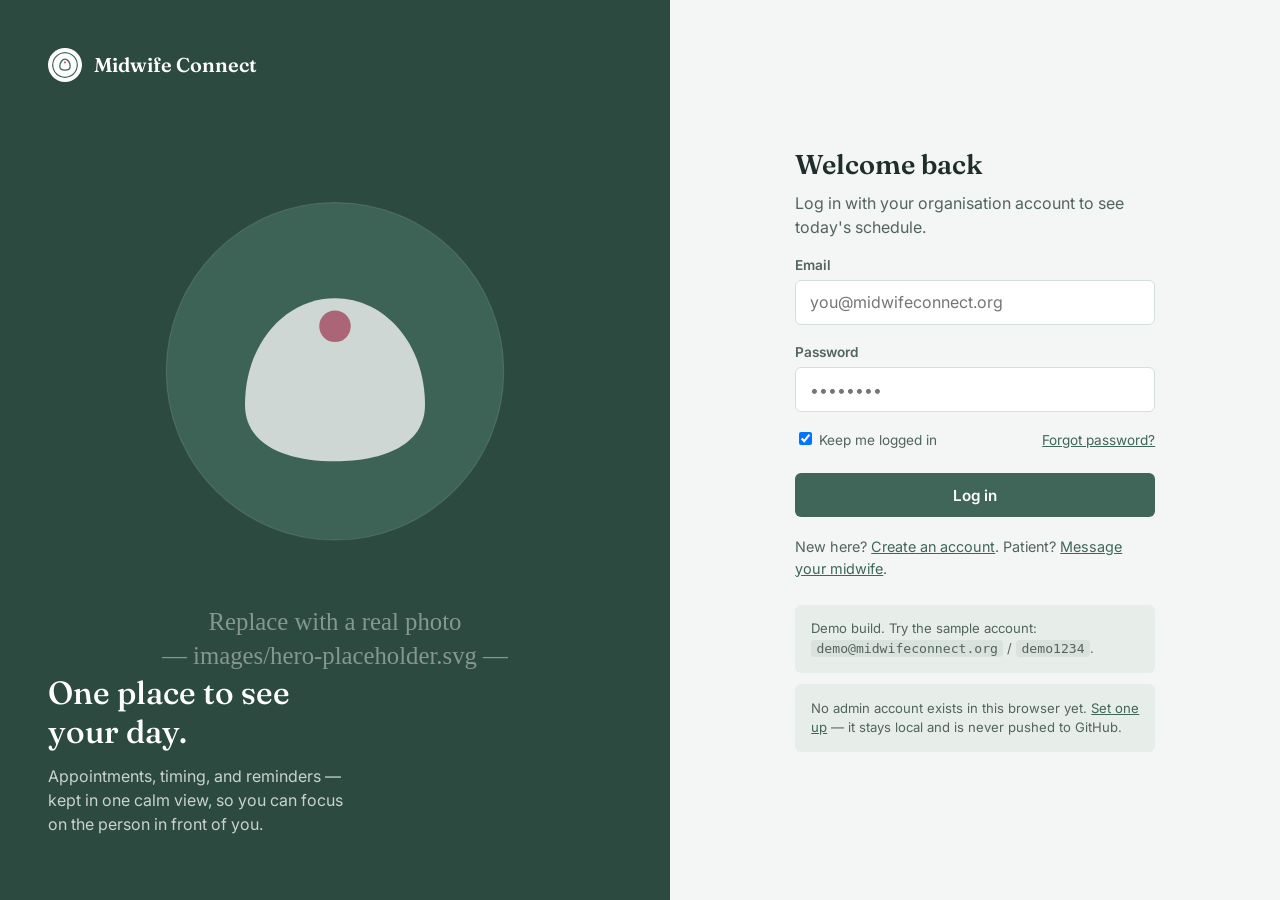
<file: index.html>
<!DOCTYPE html>
<html lang="en">
<head>
<meta charset="UTF-8">
<meta name="viewport" content="width=device-width, initial-scale=1.0">
<title>Midwife Connect — Log in</title>
<link rel="stylesheet" href="css/styles.css">
<link rel="preconnect" href="https://fonts.googleapis.com">
<link href="https://fonts.googleapis.com/css2?family=Fraunces:wght@500;600&family=Inter:wght@400;500;600&display=swap" rel="stylesheet">
</head>
<body>

<div class="login-page">

  <div class="login-brand">
    <img class="hero" src="images/hero-placeholder.svg" alt="">
    <div class="login-brand-content">
      <div class="login-brand-mark">
        <img src="images/logo.svg" alt="" width="34" height="34">
        Midwife Connect
      </div>
    </div>
    <div class="login-brand-quote">
      <h2>One place to see your day.</h2>
      <p>Appointments, timing, and reminders — kept in one calm view, so you can focus on the person in front of you.</p>
    </div>
  </div>

  <div class="login-form-panel">
    <div class="login-form-wrap">
      <h1>Welcome back</h1>
      <p>Log in with your organisation account to see today's schedule.</p>

      <div class="login-error" id="verifiedNotice" style="background:var(--color-ok-bg); color:var(--color-primary-dark);">Your email is verified — you can log in now.</div>
      <div class="login-error" id="loginError">That email and password don't match our records, or the account isn't verified yet.</div>

      <form id="loginForm" novalidate>
        <div class="field">
          <label for="email">Email</label>
          <input type="email" id="email" name="email" placeholder="you@midwifeconnect.org" autocomplete="username" required>
        </div>
        <div class="field">
          <label for="password">Password</label>
          <input type="password" id="password" name="password" placeholder="••••••••" autocomplete="current-password" required>
        </div>
        <div class="field-row">
          <label><input type="checkbox" id="remember" checked> Keep me logged in</label>
          <a href="#">Forgot password?</a>
        </div>
        <button type="submit" class="btn btn-primary btn-block">Log in</button>
      </form>

      <p style="margin-top:1.2rem; font-size:0.9rem;">New here? <a href="signup.html">Create an account</a>. Patient? <a href="contact.html">Message your midwife</a>.</p>

      <div class="demo-hint">
        Demo build. Try the sample account: <code>demo@midwifeconnect.org</code> / <code>demo1234</code>.
      </div>

      <div class="demo-hint" id="adminSetupHint" style="display:none; margin-top:0.7rem;">
        No admin account exists in this browser yet. <a href="admin-setup.html">Set one up</a> — it stays local and is never pushed to GitHub.
      </div>
    </div>
  </div>

</div>

<script src="js/auth.js"></script>
<script src="js/login.js"></script>
</body>
</html>
</file>
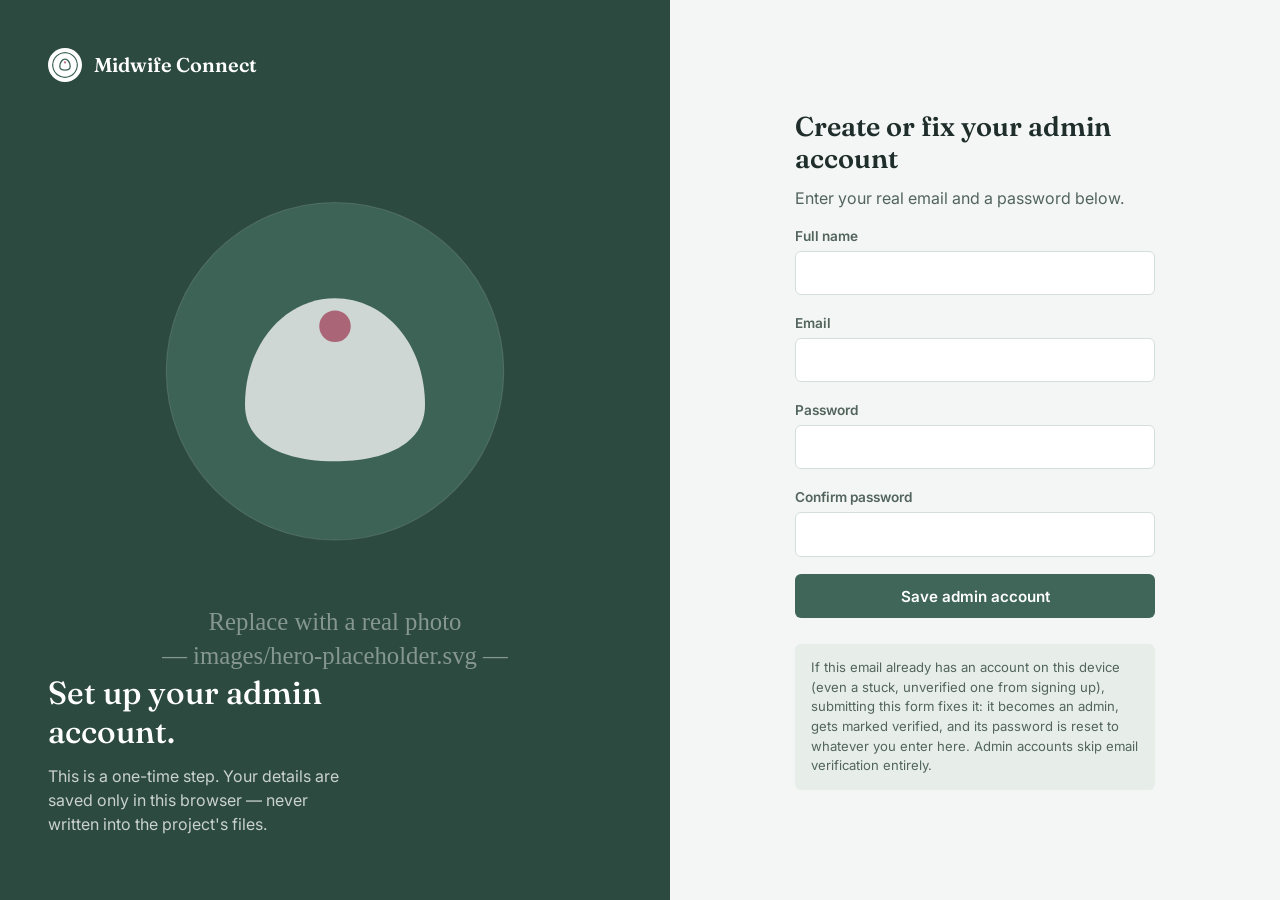
<file: admin-setup.html>
<!DOCTYPE html>
<html lang="en">
<head>
<meta charset="UTF-8">
<meta name="viewport" content="width=device-width, initial-scale=1.0">
<title>Midwife Connect — Set up admin account</title>
<link rel="stylesheet" href="css/styles.css">
<link rel="preconnect" href="https://fonts.googleapis.com">
<link href="https://fonts.googleapis.com/css2?family=Fraunces:wght@500;600&family=Inter:wght@400;500;600&display=swap" rel="stylesheet">
</head>
<body>

<div class="login-page">

  <div class="login-brand">
    <img class="hero" src="images/hero-placeholder.svg" alt="">
    <div class="login-brand-content">
      <div class="login-brand-mark">
        <img src="images/logo.svg" alt="" width="34" height="34">
        Midwife Connect
      </div>
    </div>
    <div class="login-brand-quote">
      <h2>Set up your admin account.</h2>
      <p>This is a one-time step. Your details are saved only in this browser — never written into the project's files.</p>
    </div>
  </div>

  <div class="login-form-panel">
    <div class="login-form-wrap">

      <h1>Create or fix your admin account</h1>
      <p>Enter your real email and a password below.</p>

      <div class="demo-hint" id="existingAdminNotice" style="display:none;">
        An admin already exists on this device. That's fine — submitting this form with your email will either add another admin, or fix the account below if it already exists but isn't working.
      </div>

      <div class="login-error" id="setupError">Please fill in every field.</div>

      <form id="adminSetupForm" novalidate>
        <div class="field">
          <label for="name">Full name</label>
          <input type="text" id="name" required>
        </div>
        <div class="field">
          <label for="email">Email</label>
          <input type="email" id="email" required>
        </div>
        <div class="field">
          <label for="password">Password</label>
          <input type="password" id="password" required minlength="6">
        </div>
        <div class="field">
          <label for="confirmPassword">Confirm password</label>
          <input type="password" id="confirmPassword" required minlength="6">
        </div>
        <button type="submit" class="btn btn-primary btn-block">Save admin account</button>
      </form>

      <div class="demo-hint">
        If this email already has an account on this device (even a stuck, unverified one from signing up), submitting this form fixes it: it becomes an admin, gets marked verified, and its password is reset to whatever you enter here. Admin accounts skip email verification entirely.
      </div>
    </div>
  </div>

</div>

<script src="js/auth.js"></script>
<script src="js/admin-setup.js"></script>
</body>
</html>
</file>
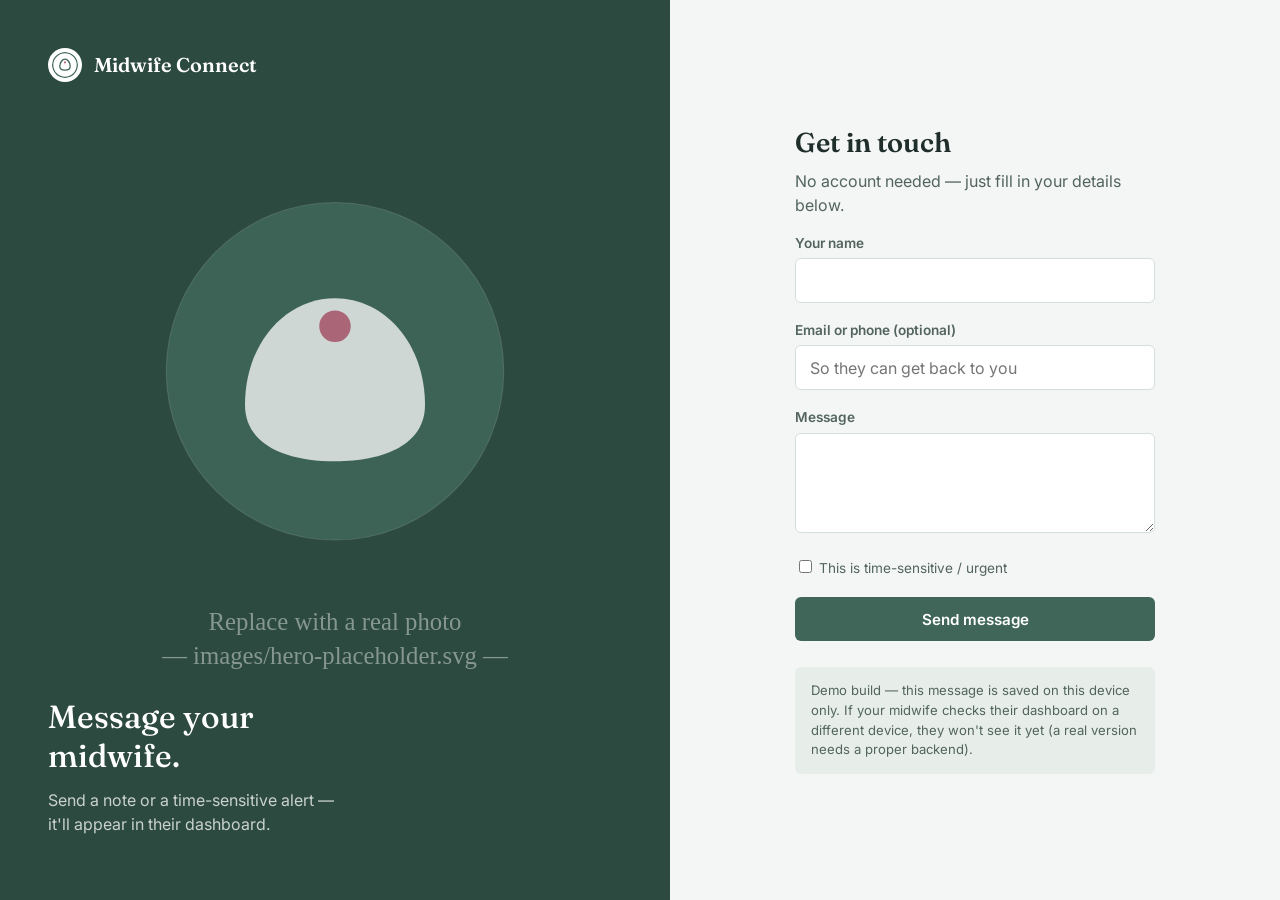
<file: contact.html>
<!DOCTYPE html>
<html lang="en">
<head>
<meta charset="UTF-8">
<meta name="viewport" content="width=device-width, initial-scale=1.0">
<title>Midwife Connect — Message your midwife</title>
<link rel="stylesheet" href="css/styles.css">
<link rel="preconnect" href="https://fonts.googleapis.com">
<link href="https://fonts.googleapis.com/css2?family=Fraunces:wght@500;600&family=Inter:wght@400;500;600&display=swap" rel="stylesheet">
</head>
<body>

<div class="login-page">

  <div class="login-brand">
    <img class="hero" src="images/hero-placeholder.svg" alt="">
    <div class="login-brand-content">
      <div class="login-brand-mark">
        <img src="images/logo.svg" alt="" width="34" height="34">
        Midwife Connect
      </div>
    </div>
    <div class="login-brand-quote">
      <h2>Message your midwife.</h2>
      <p>Send a note or a time-sensitive alert — it'll appear in their dashboard.</p>
    </div>
  </div>

  <div class="login-form-panel">
    <div class="login-form-wrap">

      <div id="sentNotice" style="display:none;">
        <h1>Message sent</h1>
        <p>Your midwife will see this in their dashboard.</p>
        <a class="btn btn-primary btn-block" href="contact.html">Send another message</a>
      </div>

      <form id="contactForm" novalidate>
        <h1>Get in touch</h1>
        <p>No account needed — just fill in your details below.</p>

        <div class="login-error" id="contactError">Please enter your name and a message.</div>

        <div class="field">
          <label for="patientName">Your name</label>
          <input type="text" id="patientName" required>
        </div>
        <div class="field">
          <label for="contactInfo">Email or phone (optional)</label>
          <input type="text" id="contactInfo" placeholder="So they can get back to you">
        </div>
        <div class="field">
          <label for="messageBody">Message</label>
          <textarea id="messageBody" rows="5" required style="width:100%; padding:0.7em 0.85em; border:1px solid var(--color-border); border-radius:var(--radius-s); font-family:inherit; resize:vertical;"></textarea>
        </div>
        <div class="field-row" style="margin-bottom:1.2rem;">
          <label><input type="checkbox" id="urgentCheck"> This is time-sensitive / urgent</label>
        </div>
        <button type="submit" class="btn btn-primary btn-block">Send message</button>
      </form>

      <div class="demo-hint">
        Demo build — this message is saved on this device only. If your midwife checks their dashboard on a different device, they won't see it yet (a real version needs a proper backend).
      </div>
    </div>
  </div>

</div>

<script src="js/auth.js"></script>
<script>
  const form = document.getElementById("contactForm");
  const errorBox = document.getElementById("contactError");

  form.addEventListener("submit", (event) => {
    event.preventDefault();

    const patientName = document.getElementById("patientName").value.trim();
    const contact = document.getElementById("contactInfo").value.trim();
    const body = document.getElementById("messageBody").value.trim();
    const urgent = document.getElementById("urgentCheck").checked;

    if (!patientName || !body) {
      errorBox.classList.add("visible");
      return;
    }

    addMessage({ patientName, contact, urgent, body });

    document.getElementById("sentNotice").style.display = "block";
    form.style.display = "none";
  });
</script>
</body>
</html>
</file>
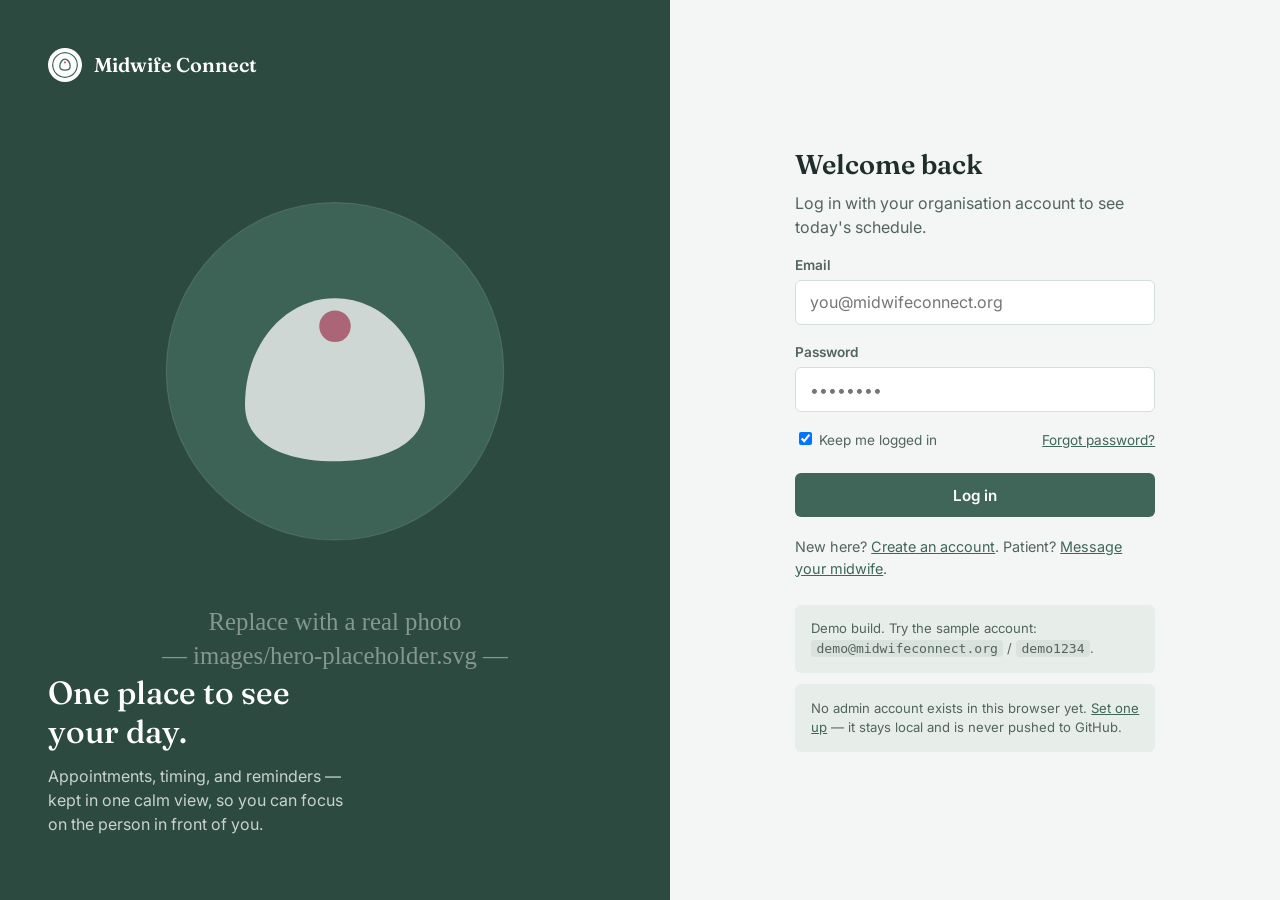
<file: dashboard.html>
<!DOCTYPE html>
<html lang="en">
<head>
<meta charset="UTF-8">
<meta name="viewport" content="width=device-width, initial-scale=1.0">
<title>Midwife Connect — Dashboard</title>
<link rel="stylesheet" href="css/styles.css">
<link rel="preconnect" href="https://fonts.googleapis.com">
<link href="https://fonts.googleapis.com/css2?family=Fraunces:wght@500;600&family=Inter:wght@400;500;600&display=swap" rel="stylesheet">
</head>
<body>

<div class="app-shell">

  <!-- ============================= SIDEBAR ============================= -->
  <aside class="sidebar">
    <div class="sidebar-brand">
      <img src="images/logo.svg" alt="" width="30" height="30">
      Midwife Connect
    </div>

    <ul class="nav-group">
      <li class="nav-group-label">Today</li>
      <li><button class="nav-link active" data-view="overview">
        <svg width="18" height="18" viewBox="0 0 24 24" fill="none" stroke="currentColor" stroke-width="2"><rect x="3" y="4" width="18" height="17" rx="2"/><path d="M3 9h18M8 2v4M16 2v4"/></svg>
        Overview
      </button></li>
      <li><button class="nav-link" data-view="appointments">
        <svg width="18" height="18" viewBox="0 0 24 24" fill="none" stroke="currentColor" stroke-width="2"><circle cx="12" cy="12" r="9"/><path d="M12 7v5l3 3"/></svg>
        Appointments
      </button></li>
      <li><button class="nav-link" data-view="reminders">
        <svg width="18" height="18" viewBox="0 0 24 24" fill="none" stroke="currentColor" stroke-width="2"><path d="M18 8a6 6 0 0 0-12 0c0 7-3 9-3 9h18s-3-2-3-9"/><path d="M13.7 21a2 2 0 0 1-3.4 0"/></svg>
        Reminders
      </button></li>
      <li><button class="nav-link" data-view="chat">
        <svg width="18" height="18" viewBox="0 0 24 24" fill="none" stroke="currentColor" stroke-width="2"><path d="M21 11.5a8.38 8.38 0 0 1-.9 3.8 8.5 8.5 0 0 1-7.6 4.7 8.38 8.38 0 0 1-3.8-.9L3 21l1.9-5.7a8.38 8.38 0 0 1-.9-3.8 8.5 8.5 0 0 1 4.7-7.6 8.38 8.38 0 0 1 3.8-.9h.5a8.48 8.48 0 0 1 8 8v.5z"/></svg>
        Chat
      </button></li>
    </ul>

    <ul class="nav-group">
      <li class="nav-group-label">Organisation</li>
      <li><button class="nav-link" data-view="patients">
        <svg width="18" height="18" viewBox="0 0 24 24" fill="none" stroke="currentColor" stroke-width="2"><path d="M17 21v-2a4 4 0 0 0-4-4H5a4 4 0 0 0-4 4v2"/><circle cx="9" cy="7" r="4"/><path d="M23 21v-2a4 4 0 0 0-3-3.87M16 3.13a4 4 0 0 1 0 7.75"/></svg>
        Patients
      </button></li>
      <li><button class="nav-link" data-view="settings">
        <svg width="18" height="18" viewBox="0 0 24 24" fill="none" stroke="currentColor" stroke-width="2"><circle cx="12" cy="12" r="3"/><path d="M19.4 15a1.7 1.7 0 0 0 .34 1.87l.06.06a2 2 0 1 1-2.83 2.83l-.06-.06a1.7 1.7 0 0 0-1.87-.34 1.7 1.7 0 0 0-1 1.55V21a2 2 0 0 1-4 0v-.09A1.7 1.7 0 0 0 9 19.36a1.7 1.7 0 0 0-1.87.34l-.06.06a2 2 0 1 1-2.83-2.83l.06-.06A1.7 1.7 0 0 0 4.64 15a1.7 1.7 0 0 0-1.55-1H3a2 2 0 0 1 0-4h.09A1.7 1.7 0 0 0 4.64 9a1.7 1.7 0 0 0-.34-1.87l-.06-.06A2 2 0 1 1 7.07 4.24l.06.06A1.7 1.7 0 0 0 9 4.64a1.7 1.7 0 0 0 1-1.55V3a2 2 0 0 1 4 0v.09a1.7 1.7 0 0 0 1 1.55 1.7 1.7 0 0 0 1.87-.34l.06-.06a2 2 0 1 1 2.83 2.83l-.06.06A1.7 1.7 0 0 0 19.36 9c.11.31.29.6.53.83.24.24.53.42.84.53H21a2 2 0 0 1 0 4h-.09a1.7 1.7 0 0 0-1.51 1.64z"/></svg>
        Settings
      </button></li>
      <li id="adminNavItem" style="display:none;"><button class="nav-link" data-view="admin">
        <svg width="18" height="18" viewBox="0 0 24 24" fill="none" stroke="currentColor" stroke-width="2"><path d="M12 2 3 6v6c0 5 4 9 9 10 5-1 9-5 9-10V6l-9-4Z"/><path d="m9 12 2 2 4-4"/></svg>
        Admin panel
      </button></li>
    </ul>

    <div class="sidebar-footer">
      <button class="nav-link mail-toggle-btn" id="mailToggleBtn" style="margin-bottom:0.8rem;">
        <svg width="18" height="18" viewBox="0 0 24 24" fill="none" stroke="currentColor" stroke-width="2"><rect x="2" y="4" width="20" height="16" rx="2"/><path d="m22 6-10 7L2 6"/></svg>
        Mail
      </button>
      <div class="sidebar-user">
        <img src="images/avatar-placeholder.svg" alt="" id="sidebarAvatar">
        <div>
          <div class="sidebar-user-name" id="sidebarName">—</div>
          <div class="sidebar-user-role" id="sidebarRole">—</div>
        </div>
      </div>
      <button class="btn btn-ghost btn-block" id="logoutBtn">Log out</button>
    </div>
  </aside>

  <!-- ============================== MAIN ============================== -->
  <main class="main">

    <!-- ---------- OVERVIEW ---------- -->
    <section class="view active" id="view-overview">
      <div class="main-header">
        <div>
          <h1 id="greetingHeading">Good morning</h1>
          <p>Here's how today is shaping up.</p>
        </div>
      </div>

      <div class="stat-grid">
        <div class="stat-card">
          <div class="stat-value" id="statTotal">–</div>
          <div class="stat-label">Appointments today</div>
        </div>
        <div class="stat-card">
          <div class="stat-value" id="statRemaining">–</div>
          <div class="stat-label">Remaining</div>
        </div>
        <div class="stat-card">
          <div class="stat-value" id="statOver">–</div>
          <div class="stat-label" id="statOverLabel">Running over schedule</div>
        </div>
      </div>

      <div class="dash-grid">
        <div class="card">
          <h3>Today's schedule</h3>
          <ul class="schedule-list" id="overviewScheduleList">
            <!-- filled in by dashboard.js -->
          </ul>
          <div id="overviewScheduleEmpty" class="alert-meta" style="display:none; padding:0.8rem 0;">No appointments yet — add one from the Appointments page.</div>
        </div>

        <div class="card timer-widget">
          <div class="timer-label" id="timerLabel">Current appointment</div>
          <div class="timer-patient" id="timerPatient">—</div>
          <div class="timer-display" id="timerDisplay">--:--</div>
          <div class="timer-progress-track">
            <div class="timer-progress-fill" id="timerFill"></div>
          </div>
          <div class="timer-sub" id="timerSub">—</div>

          <div id="editTimerForm" style="display:none; text-align:left; margin-top:1rem; padding-top:1rem; border-top:1px dashed var(--color-border);">
            <div class="form-row">
              <label for="editTimerDuration">Duration (minutes)</label>
              <input type="number" id="editTimerDuration" min="1" style="max-width:120px;">
            </div>
            <div class="form-row">
              <label for="editTimerStart">Start time</label>
              <input type="time" id="editTimerStart" style="max-width:140px;">
            </div>
            <button class="btn btn-primary" id="saveTimerEditBtn">Save</button>
            <button class="btn btn-ghost" id="cancelTimerEditBtn">Cancel</button>
          </div>

          <div class="quick-chips" id="timerQuickControls" style="justify-content:center; margin-top:1rem;">
            <button class="quick-chip" id="timerMinus5Btn">−5 min</button>
            <button class="quick-chip" id="timerPlus5Btn">+5 min</button>
            <button class="quick-chip" id="timerRestartBtn">Restart now</button>
          </div>

          <div class="timer-controls">
            <button class="btn btn-primary" id="nextApptBtn">Mark done &amp; go to next</button>
            <button class="btn btn-ghost" id="editTimerBtn">Edit</button>
          </div>
          <div class="connection-note">
            This is a live countdown based on the appointment's actual start time and duration — edit either from here or the Appointments page. Once an Arduino device is connected, it can drive this the same way, by updating the same appointment data.
          </div>
        </div>
      </div>
    </section>

    <!-- ---------- APPOINTMENTS ---------- -->
    <section class="view" id="view-appointments">
      <div class="main-header">
        <div>
          <h1>Appointments</h1>
          <p>Full list of today's bookings — add, edit, or cancel any of them.</p>
        </div>
      </div>

      <div class="card" style="margin-bottom:1.4rem; display:none;" id="addAppointmentForm">
        <h3 class="section-title" id="apptFormTitle">Add appointment</h3>
        <div class="form-row">
          <label for="apptPatientName">Patient name</label>
          <input type="text" id="apptPatientName" list="patientNameOptions" autocomplete="off">
          <datalist id="patientNameOptions"></datalist>
        </div>
        <div class="form-row">
          <label for="apptType">Type</label>
          <input type="text" id="apptType" list="apptTypeOptions" placeholder="e.g. Routine antenatal" autocomplete="off">
          <datalist id="apptTypeOptions">
            <option value="Routine antenatal"></option>
            <option value="First consultation"></option>
            <option value="Postnatal review"></option>
            <option value="Booking appointment"></option>
            <option value="Home visit"></option>
            <option value="Phone consultation"></option>
          </datalist>
        </div>
        <div class="form-row">
          <label for="apptStartTime">Start time (today)</label>
          <input type="time" id="apptStartTime">
          <div class="quick-chips" id="startTimeChips"></div>
        </div>
        <div class="form-row">
          <label for="apptDuration">Duration (minutes)</label>
          <input type="number" id="apptDuration" min="1" value="20" style="max-width:120px;">
          <div class="quick-chips" id="durationChips"></div>
        </div>
        <button class="btn btn-primary" id="saveAppointmentBtn">Save appointment</button>
        <button class="btn btn-ghost" id="cancelAppointmentFormBtn">Cancel</button>
      </div>

      <div class="card">
        <table>
          <thead>
            <tr><th>Time</th><th>Patient</th><th>Type</th><th>Duration</th><th>Status</th><th></th></tr>
          </thead>
          <tbody id="appointmentsTableBody">
            <!-- filled in by dashboard.js -->
          </tbody>
        </table>
        <div id="appointmentsEmpty" class="alert-meta" style="display:none; padding:0.8rem 0;">No appointments yet.</div>
        <div style="text-align:center; margin-top:1.2rem;">
          <button class="btn btn-primary" id="addAppointmentBtn">+ Add appointment</button>
          <button class="btn btn-ghost" id="resetDayBtn">Reset day</button>
          <button class="btn btn-ghost" id="clearAllAppointmentsBtn">Clear all</button>
        </div>
        <div class="connection-note">
          <strong>Reset day</strong> marks every appointment as not done and re-arms their alerts, so you can run through the same schedule again — handy for testing or demoing. <strong>Clear all</strong> deletes them entirely.
        </div>
      </div>
    </section>

    <!-- ---------- REMINDERS ---------- -->
    <section class="view" id="view-reminders">
      <div class="main-header">
        <div>
          <h1>Reminders &amp; alerts</h1>
          <p>Alarms from your connected Arduino device, and messages sent in by patients.</p>
        </div>
      </div>

      <div class="card" style="margin-bottom:1.4rem;">
        <h3 class="section-title">My reminders</h3>
        <p class="section-sub">Set your own reminders, or link one to a patient from the Patients page.</p>

        <div class="card" style="margin-bottom:1.2rem; display:none; box-shadow:none;" id="addReminderForm">
          <div class="form-row">
            <label for="newReminderTitle">Title</label>
            <input type="text" id="newReminderTitle" placeholder="e.g. Follow up with Patient D">
          </div>
          <div class="form-row">
            <label for="newReminderDate">Date &amp; time (optional)</label>
            <input type="datetime-local" id="newReminderDate">
          </div>
          <div class="form-row">
            <label for="newReminderNote">Note (optional)</label>
            <input type="text" id="newReminderNote">
          </div>
          <button class="btn btn-primary" id="saveReminderBtn">Save reminder</button>
          <button class="btn btn-ghost" id="cancelReminderBtn">Cancel</button>
        </div>

        <div id="remindersEmptyState" class="alert-meta" style="padding:0.6rem 0;">No reminders yet.</div>
        <div id="remindersList"></div>

        <button class="btn btn-ghost" id="addReminderBtn" style="margin-top:0.6rem;">+ Add reminder</button>
      </div>

      <div class="card" style="margin-bottom:1.4rem;">
        <h3 class="section-title">Patient messages</h3>
        <p class="section-sub">Sent from the patient contact page. Saved on this device only — see the README for what a multi-device version would need.</p>
        <div id="patientMessagesList"><!-- filled in by dashboard.js --></div>
      </div>

      <div class="card">
        <h3 class="section-title">Device alerts</h3>
        <div class="alert-item warn">
          <div class="alert-icon">
            <svg width="20" height="20" viewBox="0 0 24 24" fill="none" stroke="#C98A2B" stroke-width="2"><path d="M12 9v4M12 17h.01M10.3 3.9 1.8 18a2 2 0 0 0 1.7 3h17a2 2 0 0 0 1.7-3L13.7 3.9a2 2 0 0 0-3.4 0Z"/></svg>
          </div>
          <div>
            <div class="alert-title">2 minutes left — Patient C</div>
            <div class="alert-meta">Sample alert · this is placeholder content</div>
          </div>
        </div>
        <div class="alert-item">
          <div class="alert-icon">
            <svg width="20" height="20" viewBox="0 0 24 24" fill="none" stroke="#3F6659" stroke-width="2"><circle cx="12" cy="12" r="9"/><path d="M12 7v5l3 3"/></svg>
          </div>
          <div>
            <div class="alert-title">Next appointment starts in 15 minutes</div>
            <div class="alert-meta">Sample alert · this is placeholder content</div>
          </div>
        </div>
        <div class="connection-note">
          This list is static for now. Once wired up, the Arduino will send an alert here each time it detects the countdown crossing a warning threshold, or when the appointment button is pressed.
        </div>
      </div>
    </section>

    <!-- ---------- CHAT ---------- -->
    <section class="view" id="view-chat">
      <div class="main-header">
        <div>
          <h1>Chat</h1>
          <p>Message other accounts on this device. Demo only — see the README for the same-device limitation.</p>
        </div>
      </div>

      <div class="card" style="display:grid; grid-template-columns: 220px 1fr; gap:0; padding:0; overflow:hidden;">
        <div style="border-right:1px solid var(--color-border); padding:1rem;">
          <div class="section-title" style="font-size:0.85rem; color:var(--color-ink-soft); margin-bottom:0.6rem;">People</div>
          <div id="chatContactsList"><!-- filled in by dashboard.js --></div>
        </div>
        <div style="display:flex; flex-direction:column; min-height:420px;">
          <div style="padding:1rem; border-bottom:1px solid var(--color-border); font-weight:600;" id="chatThreadTitle">Select someone to chat with</div>
          <div id="chatThreadMessages" style="flex:1; padding:1rem; overflow-y:auto; display:flex; flex-direction:column; gap:0.6rem;"></div>
          <div style="display:none; padding:1rem; border-top:1px solid var(--color-border); gap:0.6rem;" id="chatInputRow">
            <input type="text" id="chatMessageInput" placeholder="Type a message..." style="flex:1; padding:0.65em 0.85em; border:1px solid var(--color-border); border-radius:var(--radius-s);">
            <button class="btn btn-primary" id="chatSendBtn">Send</button>
          </div>
        </div>
      </div>
    </section>

    <!-- ---------- PATIENTS ---------- -->
    <section class="view" id="view-patients">
      <div class="main-header">
        <div>
          <h1>Patients</h1>
        </div>
      </div>

      <div class="card" style="margin-bottom:1.4rem; display:none;" id="addPatientForm">
        <h3 class="section-title">Add a patient</h3>
        <div class="form-row">
          <label for="newPatientName">Name</label>
          <input type="text" id="newPatientName">
        </div>
        <div class="form-row">
          <label for="newPatientNote">Note (optional)</label>
          <input type="text" id="newPatientNote" placeholder="e.g. ward, risk factors">
        </div>
        <div class="form-row">
          <label for="newPatientDueDate">Estimated due date (optional)</label>
          <input type="date" id="newPatientDueDate">
        </div>
        <div class="form-row">
          <label for="newPatientPhone">Phone (optional)</label>
          <input type="tel" id="newPatientPhone">
        </div>
        <div class="form-row">
          <label for="newPatientReminderDate">Set a reminder (optional)</label>
          <input type="datetime-local" id="newPatientReminderDate">
        </div>
        <div class="form-row">
          <label for="newPatientReminderNote">Reminder note</label>
          <input type="text" id="newPatientReminderNote" placeholder="e.g. call to confirm appointment">
        </div>
        <button class="btn btn-primary" id="savePatientBtn">Save patient</button>
        <button class="btn btn-ghost" id="cancelPatientBtn">Cancel</button>
      </div>

      <div class="card">
        <div id="patientsEmptyState" class="empty-state">
          <h3>No patients added yet</h3>
          <p>Add a placeholder patient here as you build out the project — a real records system would connect here later.</p>
        </div>
        <div id="patientsListWrap" style="display:none;">
          <ul class="schedule-list" id="patientsList"></ul>
        </div>
        <div style="text-align:center; margin-top:1.2rem;">
          <button class="btn btn-primary" id="addPatientBtn">Add a patient</button>
        </div>
      </div>

      <div class="card" style="margin-top:1.4rem; display:none;" id="patientNotesCard">
        <h3 class="section-title" id="patientNotesTitle">Notes</h3>
        <p class="section-sub">Quick handover notes — jot something down without leaving the page.</p>
        <div style="display:flex; gap:0.6rem; margin-bottom:1rem;">
          <input type="text" id="newPatientNoteText" placeholder="Add a note..." style="flex:1; padding:0.65em 0.85em; border:1px solid var(--color-border); border-radius:var(--radius-s);">
          <button class="btn btn-primary" id="savePatientNoteBtn">Add</button>
        </div>
        <div id="patientNotesList"></div>
        <button class="btn btn-ghost" id="closePatientNotesBtn" style="margin-top:0.8rem;">Close</button>
      </div>
    </section>

    <!-- ---------- SETTINGS ---------- -->
    <section class="view" id="view-settings">
      <div class="main-header">
        <div>
          <h1>Settings</h1>
        </div>
      </div>

      <div class="card" style="margin-bottom: 1.4rem;">
        <h3 class="section-title">Profile</h3>
        <p class="section-sub">Your details as they appear across the organisation. Changes are saved to this browser.</p>

        <div style="display:flex; align-items:center; gap:1.2rem; margin-bottom:1.6rem;">
          <img id="profileAvatarPreview" src="images/avatar-placeholder.svg" alt="" style="width:72px; height:72px; border-radius:50%; object-fit:cover; border:1px solid var(--color-border);">
          <div>
            <input type="file" id="avatarInput" accept="image/*" style="display:none;">
            <button type="button" class="btn btn-ghost" id="changePhotoBtn">Change photo</button>
            <div class="alert-meta" style="margin-top:0.4rem;">JPG or PNG. Stored locally, not uploaded anywhere.</div>
          </div>
        </div>

        <div id="profileSaved" class="login-error" style="background:var(--color-ok-bg); color:var(--color-primary-dark); margin-bottom:1rem;">Profile updated.</div>

        <div class="form-row">
          <label for="fullName">Full name</label>
          <input type="text" id="fullName">
        </div>
        <div class="form-row">
          <label for="profileEmail">Login email</label>
          <input type="email" id="profileEmail">
        </div>

        <div class="form-row">
          <label>Additional emails</label>
          <div id="emailsListWrap"><!-- filled in by dashboard.js --></div>
          <button type="button" class="btn btn-ghost" id="addEmailFieldBtn" style="margin-top:0.4rem;">+ Add email</button>
        </div>

        <div class="form-row">
          <label>Phone numbers</label>
          <div id="phonesListWrap"><!-- filled in by dashboard.js --></div>
          <button type="button" class="btn btn-ghost" id="addPhoneFieldBtn" style="margin-top:0.4rem;">+ Add phone number</button>
        </div>

        <button class="btn btn-primary" id="saveProfileBtn">Save changes</button>
      </div>

      <div class="card" style="margin-bottom: 1.4rem;">
        <h3 class="section-title">Appointment alerts</h3>
        <p class="section-sub">Get alerted when an appointment starts and when it's due to end.</p>
        <div class="device-row">
          <div>
            <strong>On-screen alerts</strong>
            <div class="alert-meta">Always on — pop-ups appear in the corner of this page.</div>
          </div>
          <span class="badge badge-done">On</span>
        </div>
        <div class="device-row">
          <div>
            <strong>Desktop notifications</strong>
            <div class="alert-meta" id="desktopNotifStatus">Not enabled</div>
          </div>
          <button class="btn btn-ghost" id="enableDesktopNotifBtn">Enable</button>
        </div>
        <div class="connection-note">
          Desktop notifications show even when this tab isn't the one you're looking at — useful if you're working in another window. Your browser will ask permission once.
        </div>
      </div>

      <div class="card" style="margin-bottom: 1.4rem;">
        <h3 class="section-title">Backup &amp; transfer</h3>
        <p class="section-sub">This site stores everything in this browser only, so data can't sync by itself. Export it to a file to back it up, or to move it onto another device or browser.</p>

        <div id="importResult" class="login-error" style="background:var(--color-ok-bg); color:var(--color-primary-dark); margin-bottom:1rem;"></div>

        <button class="btn btn-primary" id="exportDataBtn">Export all data</button>
        <input type="file" id="importFileInput" accept="application/json" style="display:none;">
        <button class="btn btn-ghost" id="importDataBtn">Import from file</button>

        <div class="connection-note">
          Importing <strong>merges</strong> — it adds anything new from the file without deleting what's already here, so two people can each export and import to combine their accounts, patients and messages.
        </div>
      </div>

      <div class="card" style="margin-bottom: 1.4rem;">
        <h3 class="section-title">Accounts on this device</h3>
        <p class="section-sub">Switch between accounts you've created in this browser without re-entering a password.</p>
        <div id="accountSwitcherList"><!-- filled in by dashboard.js --></div>
      </div>

      <div class="card">
        <h3 class="section-title">Connected device</h3>
        <p class="section-sub">Link the Arduino appointment timer to feed live data into this dashboard.</p>
        <div class="device-row">
          <div>
            <span class="status-dot"></span><strong>Appointment timer (Arduino)</strong>
            <div class="alert-meta">Not connected</div>
          </div>
          <button class="btn btn-ghost">Connect device</button>
        </div>
        <div class="connection-note">
          Once built, the device will connect here by IP address on the local network, and this dashboard will start showing live countdowns and reminders instead of the placeholder numbers.
        </div>
      </div>
    </section>

    <!-- ---------- ADMIN PANEL ---------- -->
    <section class="view" id="view-admin">
      <div class="main-header">
        <div>
          <h1>Admin panel</h1>
          <p>Accounts created in this browser. Promote trusted staff to admin so they can log in without email verification.</p>
        </div>
      </div>
      <div class="card">
        <table>
          <thead>
            <tr><th>Name</th><th>Email</th><th>Verified</th><th>Role</th><th></th></tr>
          </thead>
          <tbody id="adminAccountsTable">
            <!-- filled in by dashboard.js -->
          </tbody>
        </table>
      </div>
      <div class="connection-note" style="margin-top:1rem;">
        These accounts live only in this browser's storage. On a real deployment with many staff logging in from different devices, this list — and account creation generally — would need to move to a real backend.
      </div>
    </section>

  </main>
</div>

<!-- ===================== Notifications ===================== -->
<div class="notif-bell-wrap">
  <button class="notif-bell-btn" id="notifBellBtn">
    <svg width="20" height="20" viewBox="0 0 24 24" fill="none" stroke="currentColor" stroke-width="2"><path d="M18 8a6 6 0 0 0-12 0c0 7-3 9-3 9h18s-3-2-3-9"/><path d="M13.7 21a2 2 0 0 1-3.4 0"/></svg>
    <span class="notif-bell-badge" id="notifBellBadge" style="display:none;">0</span>
  </button>
  <div class="notif-dropdown" id="notifDropdown">
    <div class="notif-dropdown-header">Notifications</div>
    <div id="notifDropdownList"><p class="alert-meta" style="padding:0.8rem;">Nothing new.</p></div>
  </div>
</div>

<div class="toast-container" id="toastContainer"></div>

<!-- ===================== Gmail side panel ===================== -->
<div class="mail-drawer-backdrop" id="mailDrawerBackdrop"></div>
<aside class="mail-drawer" id="mailDrawer">
  <div class="mail-drawer-header">
    <strong>Gmail</strong>
    <button class="btn btn-ghost" id="mailDrawerClose">Close</button>
  </div>
  <div class="mail-drawer-body">
    <iframe src="https://mail.google.com/mail/" title="Gmail" loading="lazy"></iframe>
    <div class="mail-drawer-fallback">
      <p><strong>Gmail can't be shown inside this panel.</strong> Google blocks Gmail from being embedded on other sites for security reasons — that's controlled on their end, not something this site can change.</p>
      <a class="btn btn-primary btn-block" href="https://mail.google.com/mail/" target="_blank" rel="noopener">Open Gmail in a new tab</a>
    </div>
  </div>
</aside>

<script src="js/auth.js"></script>
<script src="js/dashboard.js"></script>
</body>
</html>
</file>
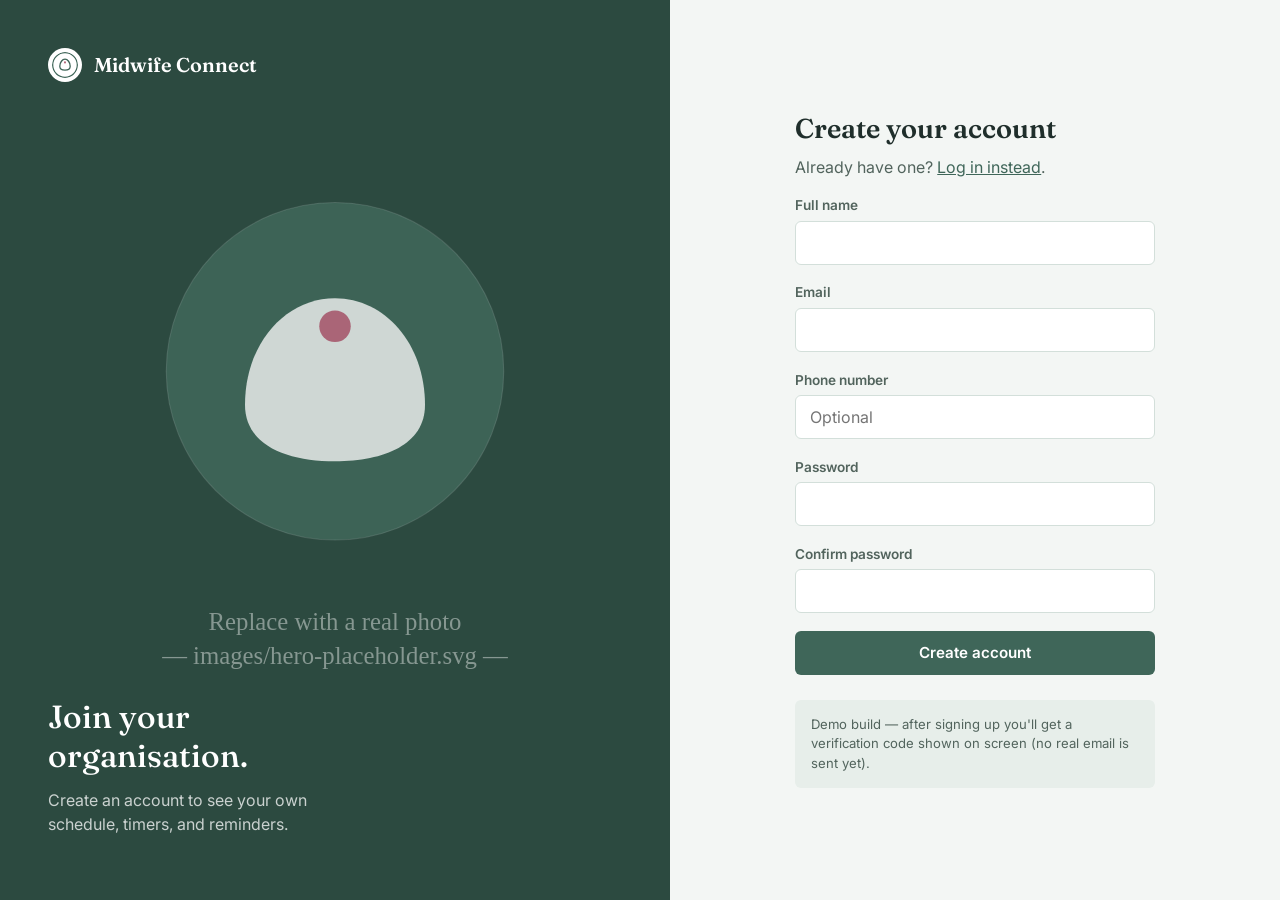
<file: signup.html>
<!DOCTYPE html>
<html lang="en">
<head>
<meta charset="UTF-8">
<meta name="viewport" content="width=device-width, initial-scale=1.0">
<title>Midwife Connect — Sign up</title>
<link rel="stylesheet" href="css/styles.css">
<link rel="preconnect" href="https://fonts.googleapis.com">
<link href="https://fonts.googleapis.com/css2?family=Fraunces:wght@500;600&family=Inter:wght@400;500;600&display=swap" rel="stylesheet">
</head>
<body>

<div class="login-page">

  <div class="login-brand">
    <img class="hero" src="images/hero-placeholder.svg" alt="">
    <div class="login-brand-content">
      <div class="login-brand-mark">
        <img src="images/logo.svg" alt="" width="34" height="34">
        Midwife Connect
      </div>
    </div>
    <div class="login-brand-quote">
      <h2>Join your organisation.</h2>
      <p>Create an account to see your own schedule, timers, and reminders.</p>
    </div>
  </div>

  <div class="login-form-panel">
    <div class="login-form-wrap">
      <h1>Create your account</h1>
      <p>Already have one? <a href="index.html">Log in instead</a>.</p>

      <div class="login-error" id="signupError">Something's not right — check the fields below.</div>

      <form id="signupForm" novalidate>
        <div class="field">
          <label for="name">Full name</label>
          <input type="text" id="name" required>
        </div>
        <div class="field">
          <label for="email">Email</label>
          <input type="email" id="email" required>
        </div>
        <div class="field">
          <label for="phone">Phone number</label>
          <input type="tel" id="phone" placeholder="Optional">
        </div>
        <div class="field">
          <label for="password">Password</label>
          <input type="password" id="password" required minlength="6">
        </div>
        <div class="field">
          <label for="confirmPassword">Confirm password</label>
          <input type="password" id="confirmPassword" required minlength="6">
        </div>
        <button type="submit" class="btn btn-primary btn-block">Create account</button>
      </form>

      <div class="demo-hint">
        Demo build — after signing up you'll get a verification code shown on screen (no real email is sent yet).
      </div>
    </div>
  </div>

</div>

<script src="js/auth.js"></script>
<script src="js/signup.js"></script>
</body>
</html>
</file>
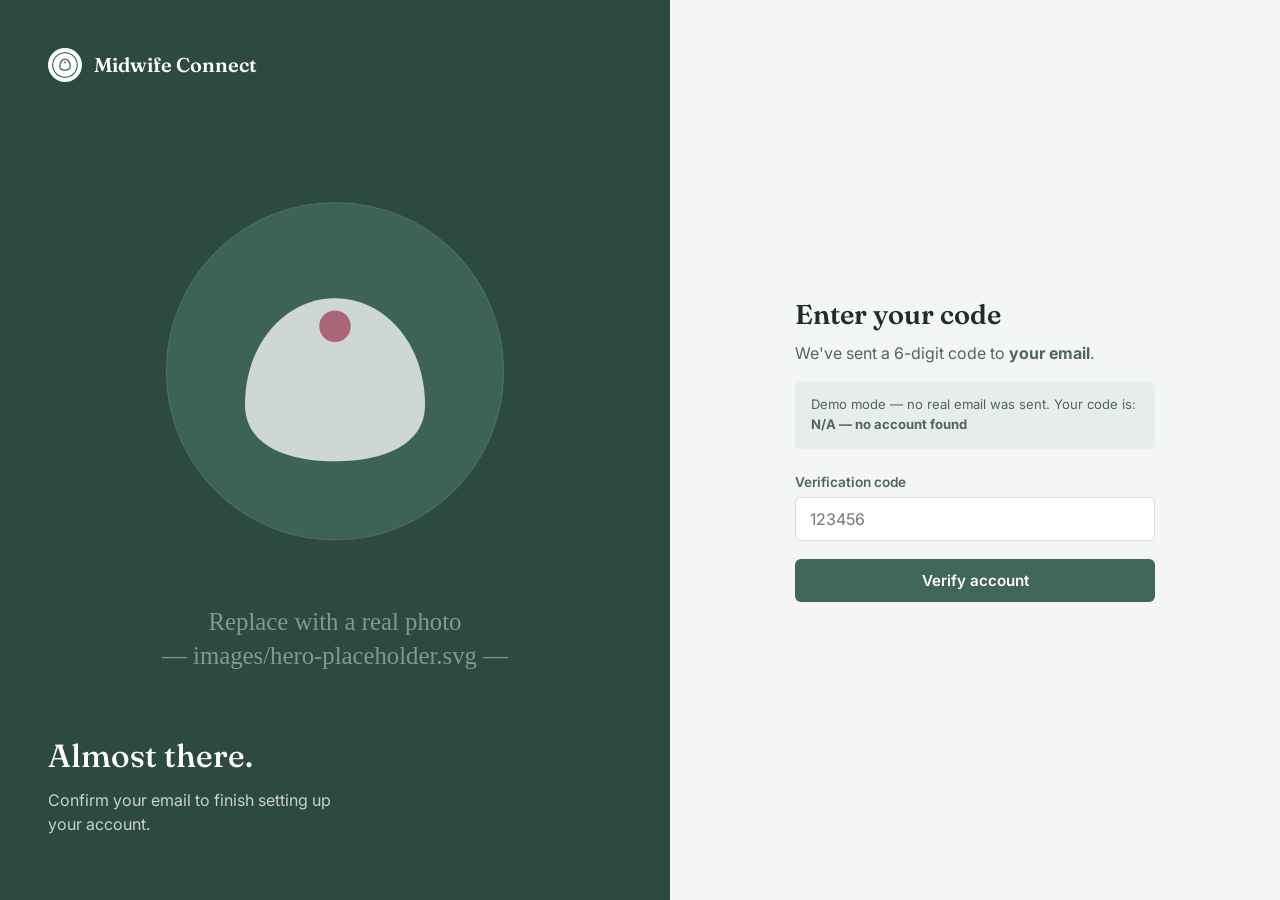
<file: verify.html>
<!DOCTYPE html>
<html lang="en">
<head>
<meta charset="UTF-8">
<meta name="viewport" content="width=device-width, initial-scale=1.0">
<title>Midwife Connect — Verify your email</title>
<link rel="stylesheet" href="css/styles.css">
<link rel="preconnect" href="https://fonts.googleapis.com">
<link href="https://fonts.googleapis.com/css2?family=Fraunces:wght@500;600&family=Inter:wght@400;500;600&display=swap" rel="stylesheet">
</head>
<body>

<div class="login-page">

  <div class="login-brand">
    <img class="hero" src="images/hero-placeholder.svg" alt="">
    <div class="login-brand-content">
      <div class="login-brand-mark">
        <img src="images/logo.svg" alt="" width="34" height="34">
        Midwife Connect
      </div>
    </div>
    <div class="login-brand-quote">
      <h2>Almost there.</h2>
      <p>Confirm your email to finish setting up your account.</p>
    </div>
  </div>

  <div class="login-form-panel">
    <div class="login-form-wrap">
      <h1>Enter your code</h1>
      <p>We've sent a 6-digit code to <strong id="targetEmail">your email</strong>.</p>

      <div class="demo-hint" id="demoCodeBanner" style="margin-top:0; margin-bottom:1.4rem;">
        Demo mode — no real email was sent. Your code is: <strong id="demoCode">------</strong>
      </div>

      <div class="login-error" id="verifyError">That code doesn't match. Try again.</div>

      <form id="verifyForm" novalidate>
        <div class="field">
          <label for="code">Verification code</label>
          <input type="text" id="code" inputmode="numeric" maxlength="6" placeholder="123456" required>
        </div>
        <button type="submit" class="btn btn-primary btn-block">Verify account</button>
      </form>
    </div>
  </div>

</div>

<script src="js/auth.js"></script>
<script src="js/verify.js"></script>
</body>
</html>
</file>
<file: css/styles.css>
/* ===================================================================
   Midwife Connect — Design tokens
   =================================================================== */
:root {
  --color-bg: #F3F6F4;
  --color-surface: #FFFFFF;
  --color-surface-alt: #E7EEEA;
  --color-border: #D3DFDA;

  --color-ink: #1F2E2B;
  --color-ink-soft: #52645D;
  --color-ink-faint: #8CA79C;

  --color-primary: #3F6659;
  --color-primary-dark: #2C4A40;
  --color-accent: #B8697D;

  --color-warn: #C98A2B;
  --color-warn-bg: #FBF0DD;
  --color-danger: #A6413B;
  --color-danger-bg: #F7E4E2;
  --color-ok-bg: #E7EEEA;

  --font-display: 'Fraunces', Georgia, serif;
  --font-body: 'Inter', -apple-system, BlinkMacSystemFont, sans-serif;

  --radius-s: 6px;
  --radius-m: 10px;
  --shadow-card: 0 1px 2px rgba(31, 46, 43, 0.06), 0 4px 16px rgba(31, 46, 43, 0.05);
}

* { box-sizing: border-box; }

html, body {
  margin: 0;
  padding: 0;
}

body {
  font-family: var(--font-body);
  background: var(--color-bg);
  color: var(--color-ink);
  line-height: 1.5;
  -webkit-font-smoothing: antialiased;
}

h1, h2, h3 {
  font-family: var(--font-display);
  color: var(--color-ink);
  margin: 0 0 0.4em 0;
  font-weight: 600;
  line-height: 1.2;
}

p { margin: 0 0 1em 0; color: var(--color-ink-soft); }

a { color: var(--color-primary); }

button, input, select {
  font-family: inherit;
  font-size: inherit;
}

:focus-visible {
  outline: 2px solid var(--color-accent);
  outline-offset: 2px;
}

@media (prefers-reduced-motion: reduce) {
  * { animation: none !important; transition: none !important; }
}

/* ===================================================================
   Buttons
   =================================================================== */
.btn {
  display: inline-flex;
  align-items: center;
  justify-content: center;
  gap: 0.5em;
  padding: 0.75em 1.4em;
  border-radius: var(--radius-s);
  border: 1px solid transparent;
  font-weight: 600;
  font-size: 0.95rem;
  cursor: pointer;
  transition: background 0.15s ease, border-color 0.15s ease, transform 0.05s ease;
}

.btn:active { transform: translateY(1px); }

.btn-primary {
  background: var(--color-primary);
  color: #fff;
}
.btn-primary:hover { background: var(--color-primary-dark); }

.btn-ghost {
  background: transparent;
  border-color: var(--color-border);
  color: var(--color-ink);
}
.btn-ghost:hover { background: var(--color-surface-alt); }

.btn-block { width: 100%; }

/* ===================================================================
   Login page
   =================================================================== */
.login-page {
  min-height: 100vh;
  display: grid;
  grid-template-columns: 1.1fr 1fr;
}

.login-brand {
  position: relative;
  background: var(--color-primary-dark);
  color: #fff;
  display: flex;
  flex-direction: column;
  justify-content: space-between;
  padding: 3rem;
  overflow: hidden;
}

.login-brand img.hero {
  position: absolute;
  inset: 0;
  width: 100%;
  height: 100%;
  object-fit: cover;
  opacity: 0.9;
}

.login-brand-content {
  position: relative;
  z-index: 1;
}

.login-brand-mark {
  display: flex;
  align-items: center;
  gap: 0.6em;
  font-family: var(--font-display);
  font-size: 1.25rem;
  font-weight: 600;
}

.login-brand-mark img { background: #fff; border-radius: 50%; padding: 4px; }

.login-brand-quote {
  position: relative;
  z-index: 1;
  max-width: 30ch;
}

.login-brand-quote h2 {
  color: #fff;
  font-size: 2rem;
  font-weight: 500;
}

.login-brand-quote p { color: rgba(255,255,255,0.75); }

.login-form-panel {
  display: flex;
  align-items: center;
  justify-content: center;
  padding: 3rem;
}

.login-form-wrap {
  width: 100%;
  max-width: 360px;
}

.login-form-wrap h1 { font-size: 1.7rem; }

.field {
  margin-bottom: 1.1rem;
}

.field label {
  display: block;
  font-size: 0.85rem;
  font-weight: 600;
  color: var(--color-ink-soft);
  margin-bottom: 0.35em;
}

.field input {
  width: 100%;
  padding: 0.7em 0.85em;
  border: 1px solid var(--color-border);
  border-radius: var(--radius-s);
  background: var(--color-surface);
  color: var(--color-ink);
}

.field input:focus { border-color: var(--color-primary); }

.field-row {
  display: flex;
  justify-content: space-between;
  align-items: center;
  font-size: 0.85rem;
  margin-bottom: 1.4rem;
  color: var(--color-ink-soft);
}

.login-error {
  display: none;
  background: var(--color-danger-bg);
  color: var(--color-danger);
  padding: 0.7em 0.9em;
  border-radius: var(--radius-s);
  font-size: 0.88rem;
  margin-bottom: 1rem;
}

.login-error.visible { display: block; }

.demo-hint {
  margin-top: 1.6rem;
  padding: 0.9rem 1rem;
  background: var(--color-surface-alt);
  border-radius: var(--radius-s);
  font-size: 0.82rem;
  color: var(--color-ink-soft);
}

.demo-hint code {
  background: rgba(31,46,43,0.06);
  padding: 0.1em 0.4em;
  border-radius: 4px;
}

@media (max-width: 860px) {
  .login-page { grid-template-columns: 1fr; }
  .login-brand { display: none; }
}

/* ===================================================================
   Dashboard shell
   =================================================================== */
.app-shell {
  display: grid;
  grid-template-columns: 250px 1fr;
  min-height: 100vh;
}

.sidebar {
  background: var(--color-primary-dark);
  color: #fff;
  padding: 1.6rem 1.2rem;
  display: flex;
  flex-direction: column;
}

.sidebar-brand {
  display: flex;
  align-items: center;
  gap: 0.6em;
  font-family: var(--font-display);
  font-size: 1.15rem;
  font-weight: 600;
  margin-bottom: 2.2rem;
  padding: 0 0.4rem;
}

.sidebar-brand img { background: #fff; border-radius: 50%; padding: 3px; width: 30px; height: 30px; }

.nav-group { list-style: none; margin: 0 0 1.6rem 0; padding: 0; }

.nav-group-label {
  font-size: 0.72rem;
  text-transform: none;
  letter-spacing: 0.02em;
  color: rgba(255,255,255,0.45);
  padding: 0 0.6rem;
  margin-bottom: 0.5rem;
}

.nav-link {
  display: flex;
  align-items: center;
  gap: 0.7em;
  width: 100%;
  padding: 0.65em 0.7em;
  border-radius: var(--radius-s);
  color: rgba(255,255,255,0.8);
  background: transparent;
  border: none;
  text-align: left;
  font-size: 0.92rem;
  cursor: pointer;
  margin-bottom: 0.15rem;
}

.nav-link svg { flex-shrink: 0; opacity: 0.85; }

.nav-link:hover { background: rgba(255,255,255,0.08); color: #fff; }

.nav-link.active {
  background: var(--color-primary);
  color: #fff;
}

.sidebar-footer {
  margin-top: auto;
  border-top: 1px solid rgba(255,255,255,0.12);
  padding-top: 1rem;
}

.sidebar-user {
  display: flex;
  align-items: center;
  gap: 0.7em;
  padding: 0.4rem;
  margin-bottom: 0.6rem;
}

.sidebar-user img { width: 34px; height: 34px; border-radius: 50%; }

.sidebar-user-name { font-size: 0.88rem; font-weight: 600; color: #fff; }
.sidebar-user-role { font-size: 0.76rem; color: rgba(255,255,255,0.55); }

.main {
  padding: 2.4rem 3rem;
  max-width: 1100px;
}

.main-header {
  display: flex;
  justify-content: space-between;
  align-items: flex-end;
  margin-bottom: 1.8rem;
}

.main-header p { margin: 0; }

.view { display: none; }
.view.active { display: block; }

/* ===================================================================
   Cards & stats
   =================================================================== */
.card {
  background: var(--color-surface);
  border: 1px solid var(--color-border);
  border-radius: var(--radius-m);
  box-shadow: var(--shadow-card);
  padding: 1.5rem;
}

.stat-grid {
  display: grid;
  grid-template-columns: repeat(3, 1fr);
  gap: 1rem;
  margin-bottom: 1.6rem;
}

.stat-card {
  background: var(--color-surface);
  border: 1px solid var(--color-border);
  border-radius: var(--radius-m);
  padding: 1.2rem 1.4rem;
}

.stat-card .stat-value {
  font-family: var(--font-display);
  font-size: 2.1rem;
  color: var(--color-primary-dark);
  line-height: 1;
}

.stat-card .stat-label {
  font-size: 0.85rem;
  color: var(--color-ink-soft);
  margin-top: 0.4rem;
}

.dash-grid {
  display: grid;
  grid-template-columns: 1.2fr 1fr;
  gap: 1.4rem;
  align-items: start;
}

@media (max-width: 900px) {
  .dash-grid { grid-template-columns: 1fr; }
  .stat-grid { grid-template-columns: 1fr 1fr; }
}

/* ===================================================================
   Timer widget
   =================================================================== */
.timer-widget { text-align: center; padding: 2rem 1.5rem; }

.timer-widget .timer-label {
  font-size: 0.85rem;
  color: var(--color-ink-soft);
  margin-bottom: 0.3rem;
}

.timer-widget .timer-patient {
  font-weight: 600;
  margin-bottom: 1.2rem;
}

.timer-display {
  font-family: var(--font-display);
  font-size: 4rem;
  font-weight: 600;
  color: var(--color-primary);
  line-height: 1;
  transition: color 0.3s ease;
}

.timer-display.state-warn { color: var(--color-warn); }
.timer-display.state-over { color: var(--color-danger); }

.timer-sub {
  margin-top: 0.6rem;
  font-size: 0.9rem;
  color: var(--color-ink-soft);
}

.timer-progress-track {
  height: 8px;
  background: var(--color-surface-alt);
  border-radius: 99px;
  margin: 1.4rem 0 1.6rem 0;
  overflow: hidden;
}

.timer-progress-fill {
  height: 100%;
  background: var(--color-primary);
  border-radius: 99px;
  width: 100%;
  transition: width 1s linear, background 0.3s ease;
}

.timer-progress-fill.state-warn { background: var(--color-warn); }
.timer-progress-fill.state-over { background: var(--color-danger); }

.timer-controls {
  display: flex;
  gap: 0.6rem;
  justify-content: center;
}

.connection-note {
  margin-top: 1.4rem;
  font-size: 0.78rem;
  color: var(--color-ink-faint);
  border-top: 1px dashed var(--color-border);
  padding-top: 0.9rem;
}

/* ===================================================================
   Schedule list
   =================================================================== */
.schedule-list { list-style: none; margin: 0; padding: 0; }

.schedule-item {
  display: flex;
  align-items: center;
  gap: 1rem;
  padding: 0.85rem 0;
  border-bottom: 1px solid var(--color-border);
}

.schedule-item:last-child { border-bottom: none; }

.schedule-time {
  font-family: var(--font-display);
  font-size: 1rem;
  color: var(--color-primary-dark);
  width: 70px;
  flex-shrink: 0;
}

.schedule-info { flex: 1; }

.schedule-name { font-weight: 600; font-size: 0.94rem; }

.schedule-type { font-size: 0.82rem; color: var(--color-ink-soft); }

.badge {
  font-size: 0.74rem;
  font-weight: 600;
  padding: 0.25em 0.7em;
  border-radius: 99px;
  white-space: nowrap;
}

.badge-done { background: var(--color-ok-bg); color: var(--color-primary-dark); }
.badge-current { background: var(--color-warn-bg); color: var(--color-warn); }
.badge-upcoming { background: var(--color-surface-alt); color: var(--color-ink-soft); }

/* ===================================================================
   Tables
   =================================================================== */
table { width: 100%; border-collapse: collapse; }

th {
  text-align: left;
  font-size: 0.78rem;
  color: var(--color-ink-soft);
  font-weight: 600;
  padding: 0 0.8rem 0.6rem 0.8rem;
  border-bottom: 1px solid var(--color-border);
}

td {
  padding: 0.85rem 0.8rem;
  border-bottom: 1px solid var(--color-border);
  font-size: 0.92rem;
}

tr:last-child td { border-bottom: none; }

/* ===================================================================
   Alerts / reminders
   =================================================================== */
.alert-item {
  display: flex;
  gap: 0.9rem;
  padding: 1rem;
  border-radius: var(--radius-s);
  background: var(--color-surface-alt);
  margin-bottom: 0.7rem;
}

.alert-item.warn { background: var(--color-warn-bg); }
.alert-item.danger { background: var(--color-danger-bg); }

.alert-icon { flex-shrink: 0; margin-top: 0.1em; }

.alert-title { font-weight: 600; font-size: 0.92rem; }
.alert-meta { font-size: 0.8rem; color: var(--color-ink-soft); margin-top: 0.15rem; }

/* ===================================================================
   Empty states
   =================================================================== */
.empty-state {
  text-align: center;
  padding: 3.5rem 2rem;
  color: var(--color-ink-soft);
}

.empty-state h3 { color: var(--color-ink); margin-bottom: 0.4rem; }

/* ===================================================================
   Device / settings
   =================================================================== */
.device-row {
  display: flex;
  align-items: center;
  justify-content: space-between;
  padding: 1rem 0;
  border-bottom: 1px solid var(--color-border);
}

.device-row:last-child { border-bottom: none; }

.status-dot {
  display: inline-block;
  width: 8px;
  height: 8px;
  border-radius: 50%;
  background: var(--color-ink-faint);
  margin-right: 0.5em;
}

.status-dot.connected { background: var(--color-primary); }

.form-row { margin-bottom: 1.1rem; }
.form-row label { display: block; font-size: 0.85rem; font-weight: 600; color: var(--color-ink-soft); margin-bottom: 0.35em; }
.form-row input { width: 100%; max-width: 360px; padding: 0.65em 0.85em; border: 1px solid var(--color-border); border-radius: var(--radius-s); }

.section-title { margin-bottom: 0.3rem; }
.section-sub { color: var(--color-ink-soft); font-size: 0.92rem; margin-bottom: 1.4rem; }

/* ===================================================================
   Gmail side panel
   =================================================================== */
.mail-drawer-backdrop {
  position: fixed;
  inset: 0;
  background: rgba(31, 46, 43, 0.35);
  opacity: 0;
  pointer-events: none;
  transition: opacity 0.2s ease;
  z-index: 40;
}

.mail-drawer-backdrop.open {
  opacity: 1;
  pointer-events: auto;
}

.mail-drawer {
  position: fixed;
  top: 0;
  right: 0;
  height: 100vh;
  width: min(420px, 92vw);
  background: var(--color-surface);
  box-shadow: -6px 0 24px rgba(31, 46, 43, 0.15);
  transform: translateX(100%);
  transition: transform 0.25s ease;
  z-index: 50;
  display: flex;
  flex-direction: column;
}

.mail-drawer.open {
  transform: translateX(0);
}

.mail-drawer-header {
  display: flex;
  align-items: center;
  justify-content: space-between;
  padding: 1rem 1.2rem;
  border-bottom: 1px solid var(--color-border);
  font-family: var(--font-display);
  font-size: 1.05rem;
}

.mail-drawer-body {
  position: relative;
  flex: 1;
  display: flex;
  flex-direction: column;
}

.mail-drawer-body iframe {
  width: 100%;
  height: 45%;
  border: none;
  background: var(--color-surface-alt);
}

.mail-drawer-fallback {
  padding: 1.2rem;
  border-top: 1px dashed var(--color-border);
  font-size: 0.9rem;
}

.mail-drawer-fallback p { margin-bottom: 1rem; }

/* ===================================================================
   Notification bell + dropdown
   =================================================================== */
.notif-bell-wrap {
  position: fixed;
  top: 1.2rem;
  right: 1.6rem;
  z-index: 30;
}

.notif-bell-btn {
  position: relative;
  width: 42px;
  height: 42px;
  border-radius: 50%;
  border: 1px solid var(--color-border);
  background: var(--color-surface);
  color: var(--color-ink);
  display: flex;
  align-items: center;
  justify-content: center;
  cursor: pointer;
  box-shadow: var(--shadow-card);
}

.notif-bell-badge {
  position: absolute;
  top: -4px;
  right: -4px;
  background: var(--color-danger);
  color: #fff;
  font-size: 0.68rem;
  font-weight: 700;
  min-width: 18px;
  height: 18px;
  border-radius: 99px;
  display: flex;
  align-items: center;
  justify-content: center;
  padding: 0 4px;
}

.notif-dropdown {
  position: absolute;
  top: 52px;
  right: 0;
  width: 320px;
  max-height: 400px;
  overflow-y: auto;
  background: var(--color-surface);
  border: 1px solid var(--color-border);
  border-radius: var(--radius-m);
  box-shadow: var(--shadow-card);
  display: none;
}

.notif-dropdown.open { display: block; }

.notif-dropdown-header {
  padding: 0.8rem 1rem;
  font-weight: 600;
  border-bottom: 1px solid var(--color-border);
}

.notif-dropdown-item {
  padding: 0.7rem 1rem;
  border-bottom: 1px solid var(--color-border);
  font-size: 0.85rem;
  cursor: pointer;
}

.notif-dropdown-item:hover { background: var(--color-surface-alt); }
.notif-dropdown-item:last-child { border-bottom: none; }

/* ===================================================================
   Toasts
   =================================================================== */
.toast-container {
  position: fixed;
  bottom: 1.4rem;
  right: 1.6rem;
  display: flex;
  flex-direction: column;
  gap: 0.6rem;
  z-index: 60;
  width: 300px;
}

.toast {
  background: var(--color-primary-dark);
  color: #fff;
  padding: 0.9rem 1rem;
  border-radius: var(--radius-s);
  box-shadow: var(--shadow-card);
  font-size: 0.86rem;
  animation: toast-in 0.2s ease;
}

.toast.toast-danger { background: var(--color-danger); }
.toast.toast-warn { background: var(--color-warn); color: var(--color-ink); }

.toast strong { display: block; margin-bottom: 0.2rem; }

@keyframes toast-in {
  from { transform: translateY(8px); opacity: 0; }
  to { transform: translateY(0); opacity: 1; }
}

/* ===================================================================
   Chat
   =================================================================== */
.chat-contact-btn {
  display: block;
  width: 100%;
  text-align: left;
  padding: 0.6em 0.7em;
  border-radius: var(--radius-s);
  border: none;
  background: transparent;
  cursor: pointer;
  font-size: 0.9rem;
  margin-bottom: 0.15rem;
}

.chat-contact-btn:hover { background: var(--color-surface-alt); }
.chat-contact-btn.active { background: var(--color-primary); color: #fff; }

.chat-bubble {
  max-width: 75%;
  padding: 0.6em 0.85em;
  border-radius: var(--radius-m);
  font-size: 0.9rem;
  line-height: 1.4;
}

.chat-bubble.mine {
  align-self: flex-end;
  background: var(--color-primary);
  color: #fff;
}

.chat-bubble.theirs {
  align-self: flex-start;
  background: var(--color-surface-alt);
  color: var(--color-ink);
}

.chat-bubble .chat-time {
  display: block;
  font-size: 0.7rem;
  opacity: 0.7;
  margin-top: 0.3em;
}

/* ===================================================================
   Quick-pick chips (appointment form shortcuts)
   =================================================================== */
.quick-chips {
  display: flex;
  flex-wrap: wrap;
  gap: 0.4rem;
  margin-top: 0.5rem;
}

.quick-chip {
  padding: 0.35em 0.8em;
  border-radius: 99px;
  border: 1px solid var(--color-border);
  background: var(--color-surface);
  color: var(--color-ink-soft);
  font-size: 0.82rem;
  cursor: pointer;
  transition: background 0.15s ease, border-color 0.15s ease;
}

.quick-chip:hover {
  background: var(--color-surface-alt);
  border-color: var(--color-primary);
  color: var(--color-ink);
}

.quick-chip.active {
  background: var(--color-primary);
  border-color: var(--color-primary);
  color: #fff;
}
</file>
